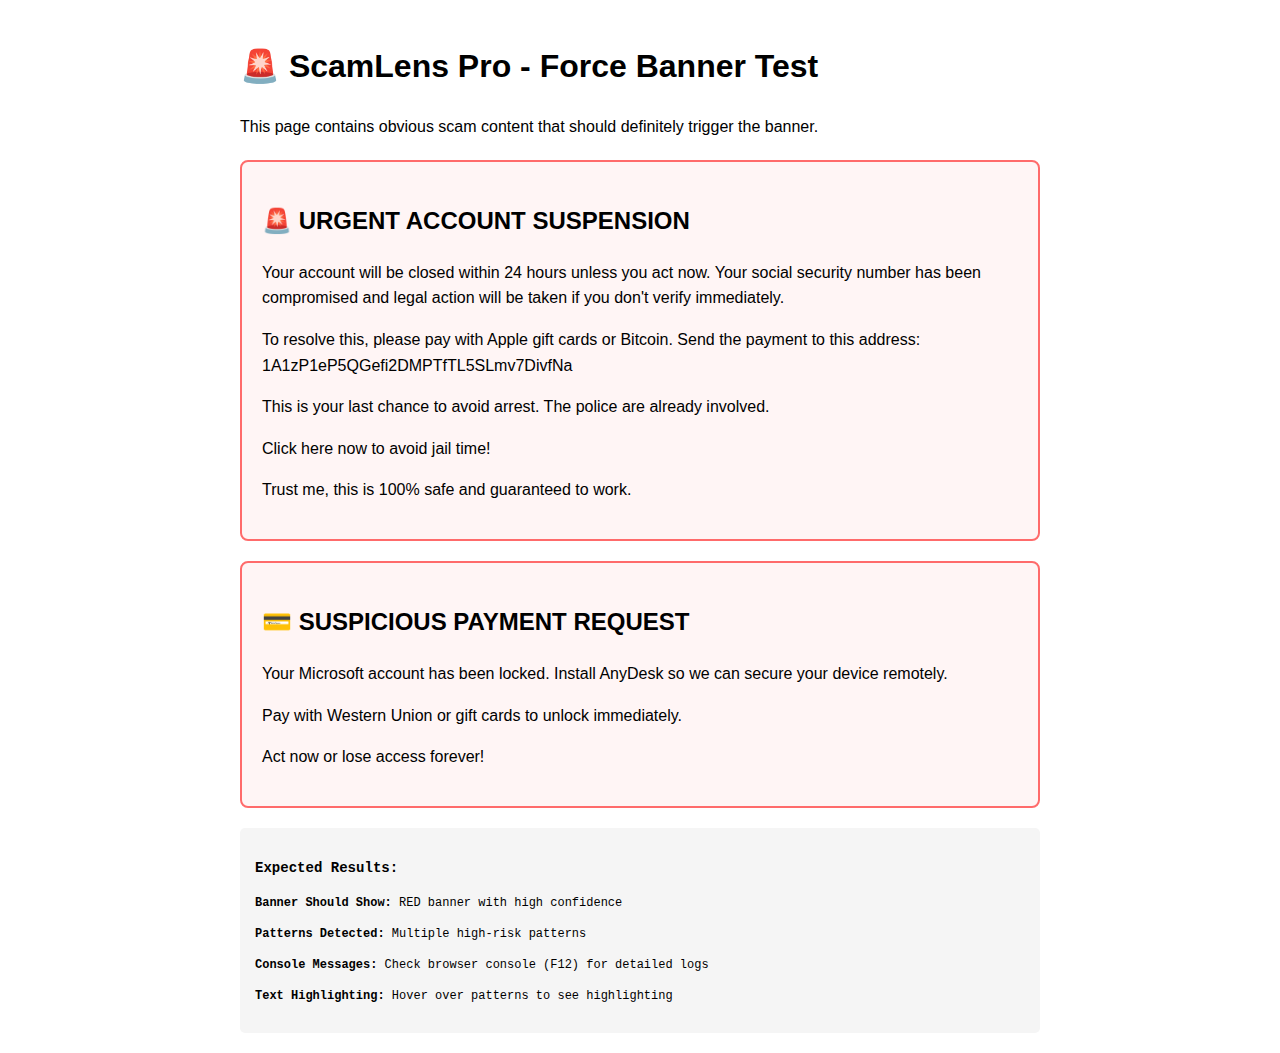
<file: scamlensV1/force_banner_test.html>
<!DOCTYPE html>
<html lang="en">
<head>
    <meta charset="UTF-8">
    <meta name="viewport" content="width=device-width, initial-scale=1.0">
    <title>ScamLens Pro - Force Banner Test</title>
    <style>
        body {
            font-family: Arial, sans-serif;
            max-width: 800px;
            margin: 0 auto;
            padding: 20px;
            line-height: 1.6;
        }
        .test-section {
            border: 2px solid #ff6b6b;
            margin: 20px 0;
            padding: 20px;
            border-radius: 8px;
            background: #fff5f5;
        }
        .debug-info {
            background: #f5f5f5;
            padding: 15px;
            border-radius: 5px;
            margin-top: 15px;
            font-family: monospace;
            font-size: 12px;
        }
    </style>
</head>
<body>
    <h1>🚨 ScamLens Pro - Force Banner Test</h1>
    <p>This page contains obvious scam content that should definitely trigger the banner.</p>
    
    <div class="test-section">
        <h2>🚨 URGENT ACCOUNT SUSPENSION</h2>
        <p>Your account will be closed within 24 hours unless you act now. Your social security number has been compromised and legal action will be taken if you don't verify immediately.</p>
        <p>To resolve this, please pay with Apple gift cards or Bitcoin. Send the payment to this address: 1A1zP1eP5QGefi2DMPTfTL5SLmv7DivfNa</p>
        <p>This is your last chance to avoid arrest. The police are already involved.</p>
        <p>Click here now to avoid jail time!</p>
        <p>Trust me, this is 100% safe and guaranteed to work.</p>
    </div>
    
    <div class="test-section">
        <h2>💳 SUSPICIOUS PAYMENT REQUEST</h2>
        <p>Your Microsoft account has been locked. Install AnyDesk so we can secure your device remotely.</p>
        <p>Pay with Western Union or gift cards to unlock immediately.</p>
        <p>Act now or lose access forever!</p>
    </div>
    
    <div class="debug-info">
        <h3>Expected Results:</h3>
        <p><strong>Banner Should Show:</strong> RED banner with high confidence</p>
        <p><strong>Patterns Detected:</strong> Multiple high-risk patterns</p>
        <p><strong>Console Messages:</strong> Check browser console (F12) for detailed logs</p>
        <p><strong>Text Highlighting:</strong> Hover over patterns to see highlighting</p>
    </div>

    <script>
        // Force page load
        console.log('🧪 Force Banner Test Page Loaded');
        console.log('📄 Page contains obvious scam content');
        console.log('🎯 ScamLens Pro should detect and show banner');
    </script>
</body>
</html>
</file>
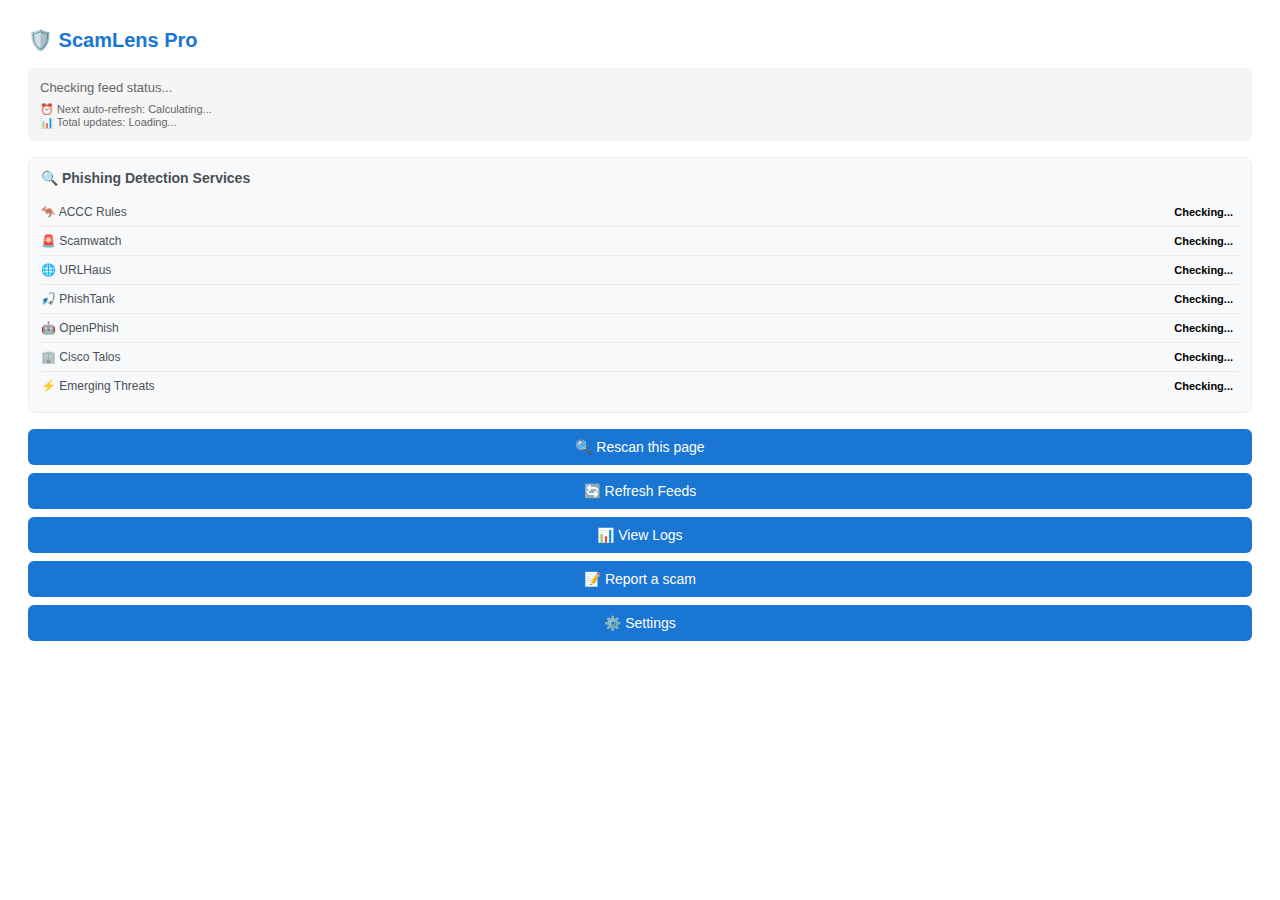
<file: scamlensV1/popup.html>
<!doctype html>
<html>
<head>
  <meta charset="utf-8">
  <title>ScamLens Pro</title>
  <link rel="stylesheet" href="styles.css">
</head>
<body class="scamlens-popup">
  <h3>🛡️ ScamLens Pro</h3>
  
  <div class="status-info" id="last">
    <span id="status-text">Checking feed status...</span>
    <div id="auto-refresh-info" style="margin-top: 8px; font-size: 11px; color: #666;">
      <span id="next-refresh">⏰ Next auto-refresh: Calculating...</span><br>
      <span id="update-count">📊 Total updates: Loading...</span>
    </div>
  </div>
  
  <!-- Service Status Section -->
  <div class="services-status">
    <h4>🔍 Phishing Detection Services</h4>
    <div id="services-list">
      <div class="service-item">
        <span class="service-name">🦘 ACCC Rules</span>
        <span class="service-status" id="accc-status">Checking...</span>
      </div>
      <div class="service-item">
        <span class="service-name">🚨 Scamwatch</span>
        <span class="service-status" id="scamwatch-status">Checking...</span>
      </div>
      <div class="service-item">
        <span class="service-name">🌐 URLHaus</span>
        <span class="service-status" id="urlhaus-status">Checking...</span>
      </div>
      <div class="service-item">
        <span class="service-name">🎣 PhishTank</span>
        <span class="service-status" id="phishtank-status">Checking...</span>
      </div>
      <div class="service-item">
        <span class="service-name">🤖 OpenPhish</span>
        <span class="service-status" id="openphish-status">Checking...</span>
      </div>
      <div class="service-item">
        <span class="service-name">🏢 Cisco Talos</span>
        <span class="service-status" id="talos-status">Checking...</span>
      </div>
      <div class="service-item">
        <span class="service-name">⚡ Emerging Threats</span>
        <span class="service-status" id="emergingthreats-status">Checking...</span>
      </div>
    </div>
  </div>
  
  <div class="btn-group">
    <button id="rescan" class="btn-primary">
      🔍 Rescan this page
    </button>
    <button id="refresh-feeds" class="btn-secondary">
      🔄 Refresh Feeds
    </button>
    <button id="view-logs" class="btn-secondary">
      📊 View Logs
    </button>
    <button id="report" class="btn-secondary">
      📝 Report a scam
    </button>
    <button id="settings" class="btn-secondary">
      ⚙️ Settings
    </button>
  </div>
  
  <!-- Feed Update Logs Section -->
  <div class="feed-logs" id="feed-logs" style="display: none;">
    <h4>📊 Recent Feed Updates</h4>
    <div id="logs-container"></div>
  </div>
  
  <script src="popup.js"></script>
</body>
</html>
</file>
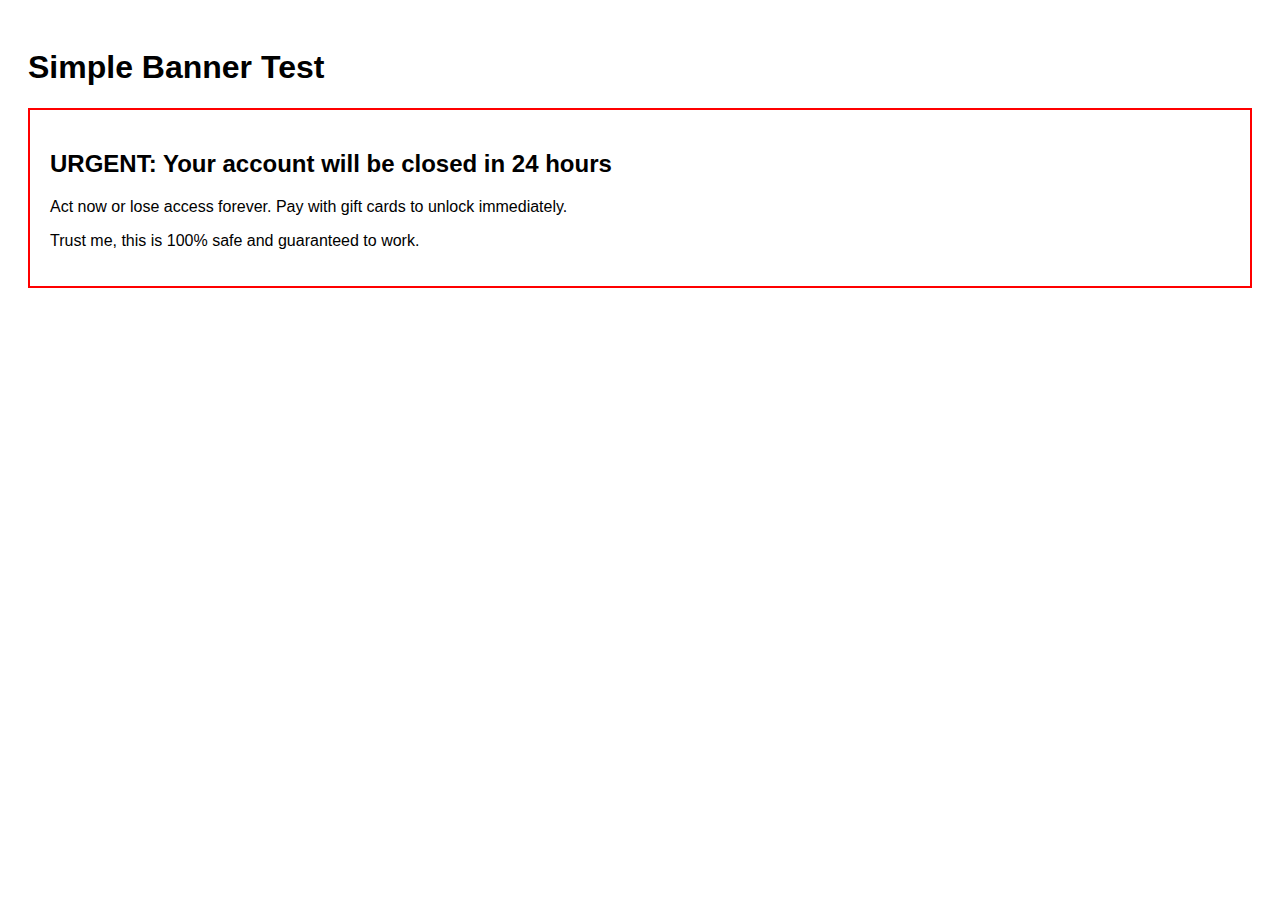
<file: scamlensV1/simple_banner_test.html>
<!DOCTYPE html>
<html lang="en">
<head>
    <meta charset="UTF-8">
    <meta name="viewport" content="width=device-width, initial-scale=1.0">
    <title>Simple Banner Test</title>
    <style>
        body { font-family: Arial, sans-serif; padding: 20px; }
        .test-content { border: 2px solid red; padding: 20px; margin: 20px 0; }
    </style>
</head>
<body>
    <h1>Simple Banner Test</h1>
    
    <div class="test-content">
        <h2>URGENT: Your account will be closed in 24 hours</h2>
        <p>Act now or lose access forever. Pay with gift cards to unlock immediately.</p>
        <p>Trust me, this is 100% safe and guaranteed to work.</p>
    </div>
    
    <script>
        console.log('🧪 Simple Banner Test Page Loaded');
        console.log('📄 Page contains obvious scam content');
        console.log('🎯 ScamLens Pro should detect and show banner');
    </script>
</body>
</html>
</file>
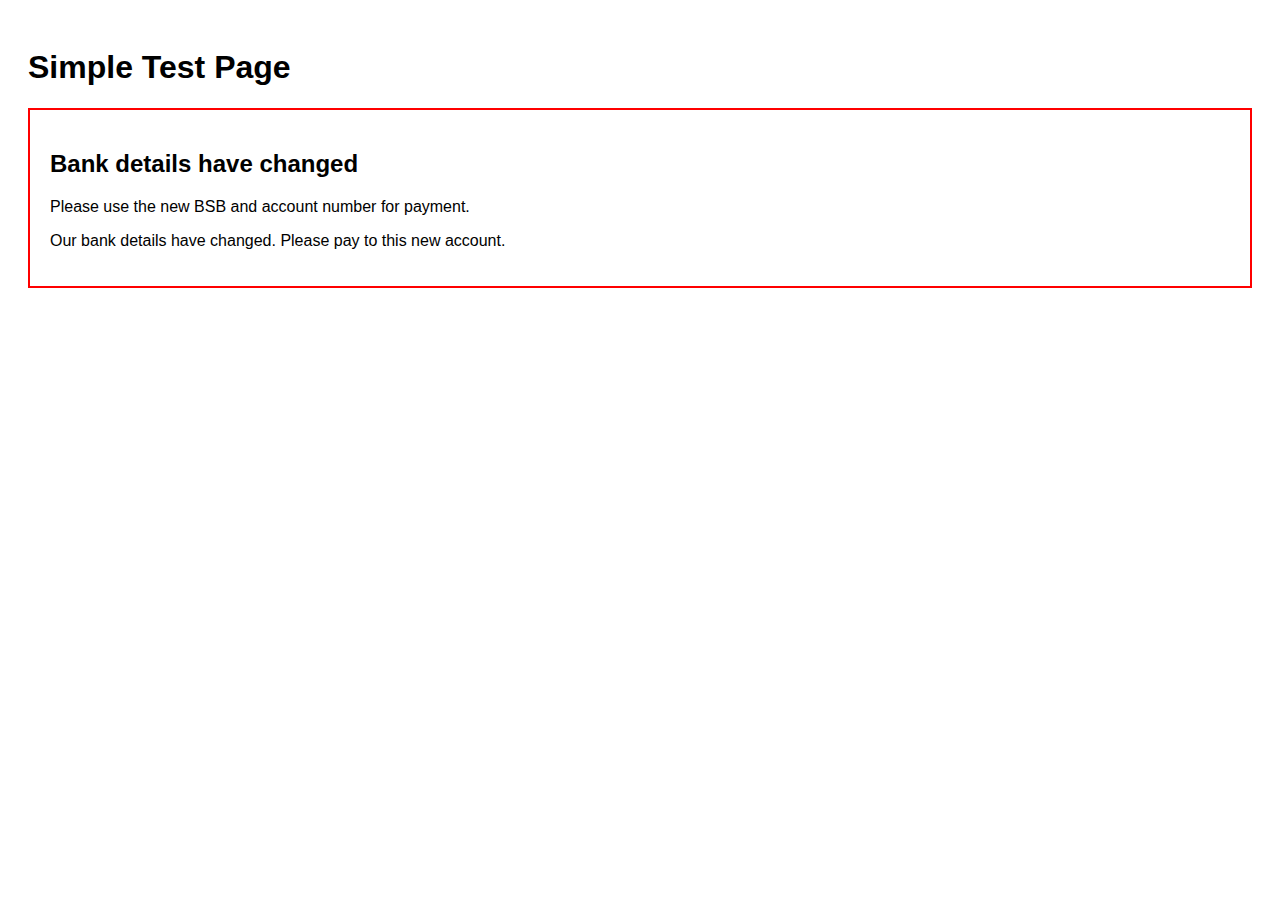
<file: scamlensV1/simple_test.html>
<!DOCTYPE html>
<html lang="en">
<head>
    <meta charset="UTF-8">
    <meta name="viewport" content="width=device-width, initial-scale=1.0">
    <title>Simple Test - ScamLens Pro</title>
    <style>
        body { font-family: Arial, sans-serif; padding: 20px; }
        .test-content { border: 2px solid red; padding: 20px; margin: 20px 0; }
    </style>
</head>
<body>
    <h1>Simple Test Page</h1>
    
    <div class="test-content">
        <h2>Bank details have changed</h2>
        <p>Please use the new BSB and account number for payment.</p>
        <p>Our bank details have changed. Please pay to this new account.</p>
    </div>
    
    <script>
        console.log('🧪 Simple Test Page Loaded');
        console.log('📄 Page contains obvious scam content');
        console.log('🎯 ScamLens Pro should detect bank change patterns');
    </script>
</body>
</html>
</file>
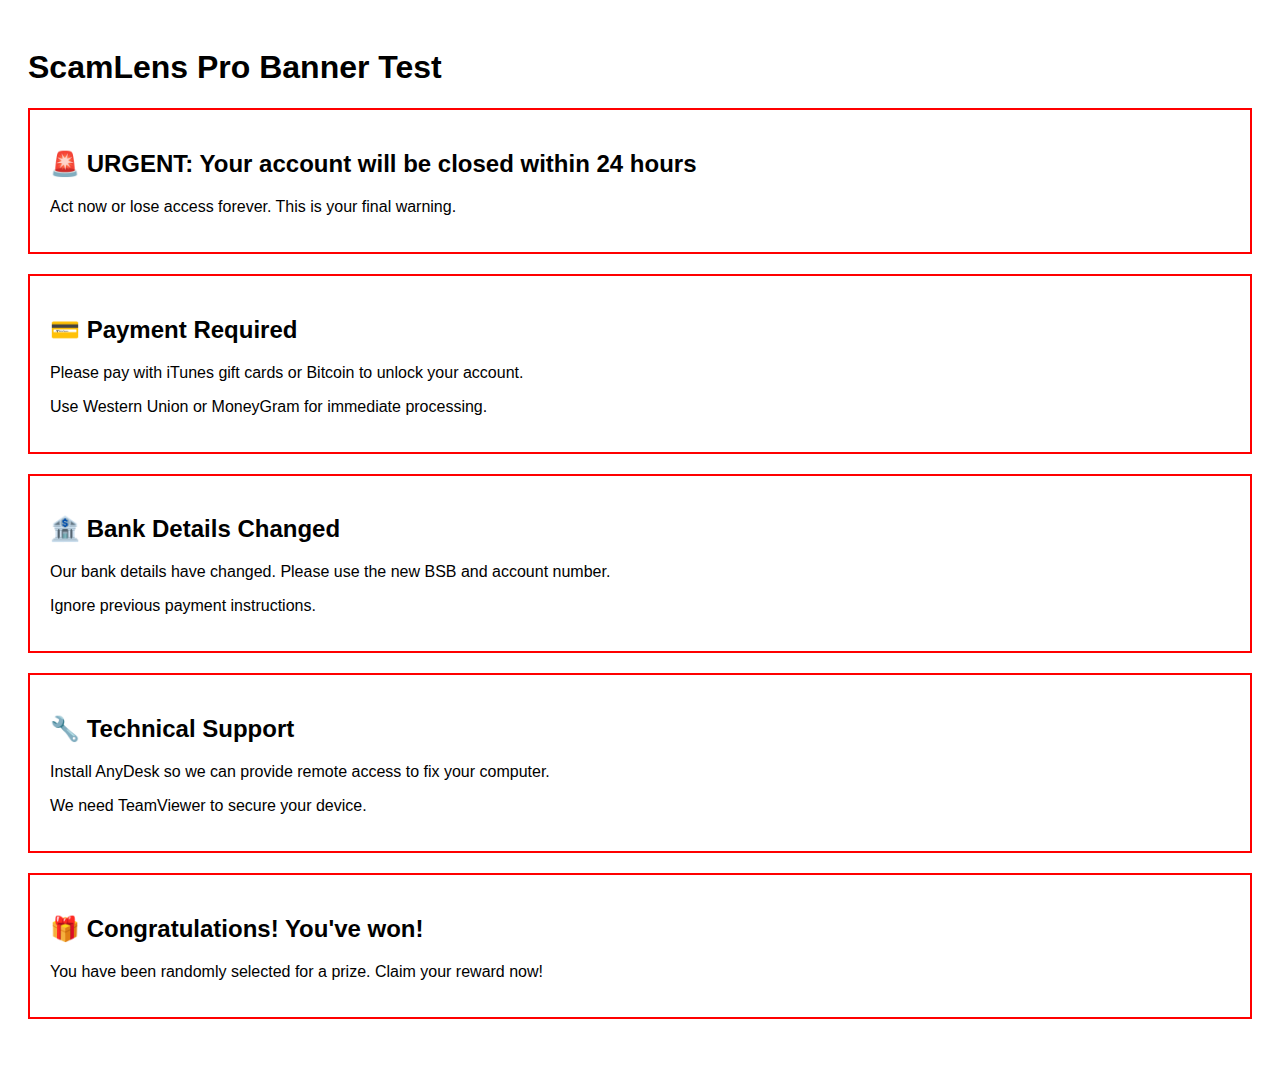
<file: scamlensV1/test_banner.html>
<!DOCTYPE html>
<html lang="en">
<head>
    <meta charset="UTF-8">
    <meta name="viewport" content="width=device-width, initial-scale=1.0">
    <title>Banner Test - ScamLens Pro</title>
    <style>
        body { font-family: Arial, sans-serif; padding: 20px; }
        .test-section { border: 2px solid red; padding: 20px; margin: 20px 0; }
    </style>
</head>
<body>
    <h1>ScamLens Pro Banner Test</h1>
    
    <div class="test-section">
        <h2>🚨 URGENT: Your account will be closed within 24 hours</h2>
        <p>Act now or lose access forever. This is your final warning.</p>
    </div>
    
    <div class="test-section">
        <h2>💳 Payment Required</h2>
        <p>Please pay with iTunes gift cards or Bitcoin to unlock your account.</p>
        <p>Use Western Union or MoneyGram for immediate processing.</p>
    </div>
    
    <div class="test-section">
        <h2>🏦 Bank Details Changed</h2>
        <p>Our bank details have changed. Please use the new BSB and account number.</p>
        <p>Ignore previous payment instructions.</p>
    </div>
    
    <div class="test-section">
        <h2>🔧 Technical Support</h2>
        <p>Install AnyDesk so we can provide remote access to fix your computer.</p>
        <p>We need TeamViewer to secure your device.</p>
    </div>
    
    <div class="test-section">
        <h2>🎁 Congratulations! You've won!</h2>
        <p>You have been randomly selected for a prize. Claim your reward now!</p>
    </div>
    
    <script>
        console.log('🧪 Banner Test Page Loaded');
        console.log('📄 Page contains multiple scam patterns:');
        console.log('   - Urgency threats (24 hours, final warning)');
        console.log('   - Unusual payment methods (gift cards, crypto)');
        console.log('   - Bank details change');
        console.log('   - Remote access requests (AnyDesk, TeamViewer)');
        console.log('   - Prize scams (congratulations, randomly selected)');
        console.log('🎯 ScamLens Pro should detect these and show a RED banner');
    </script>
</body>
</html>
</file>
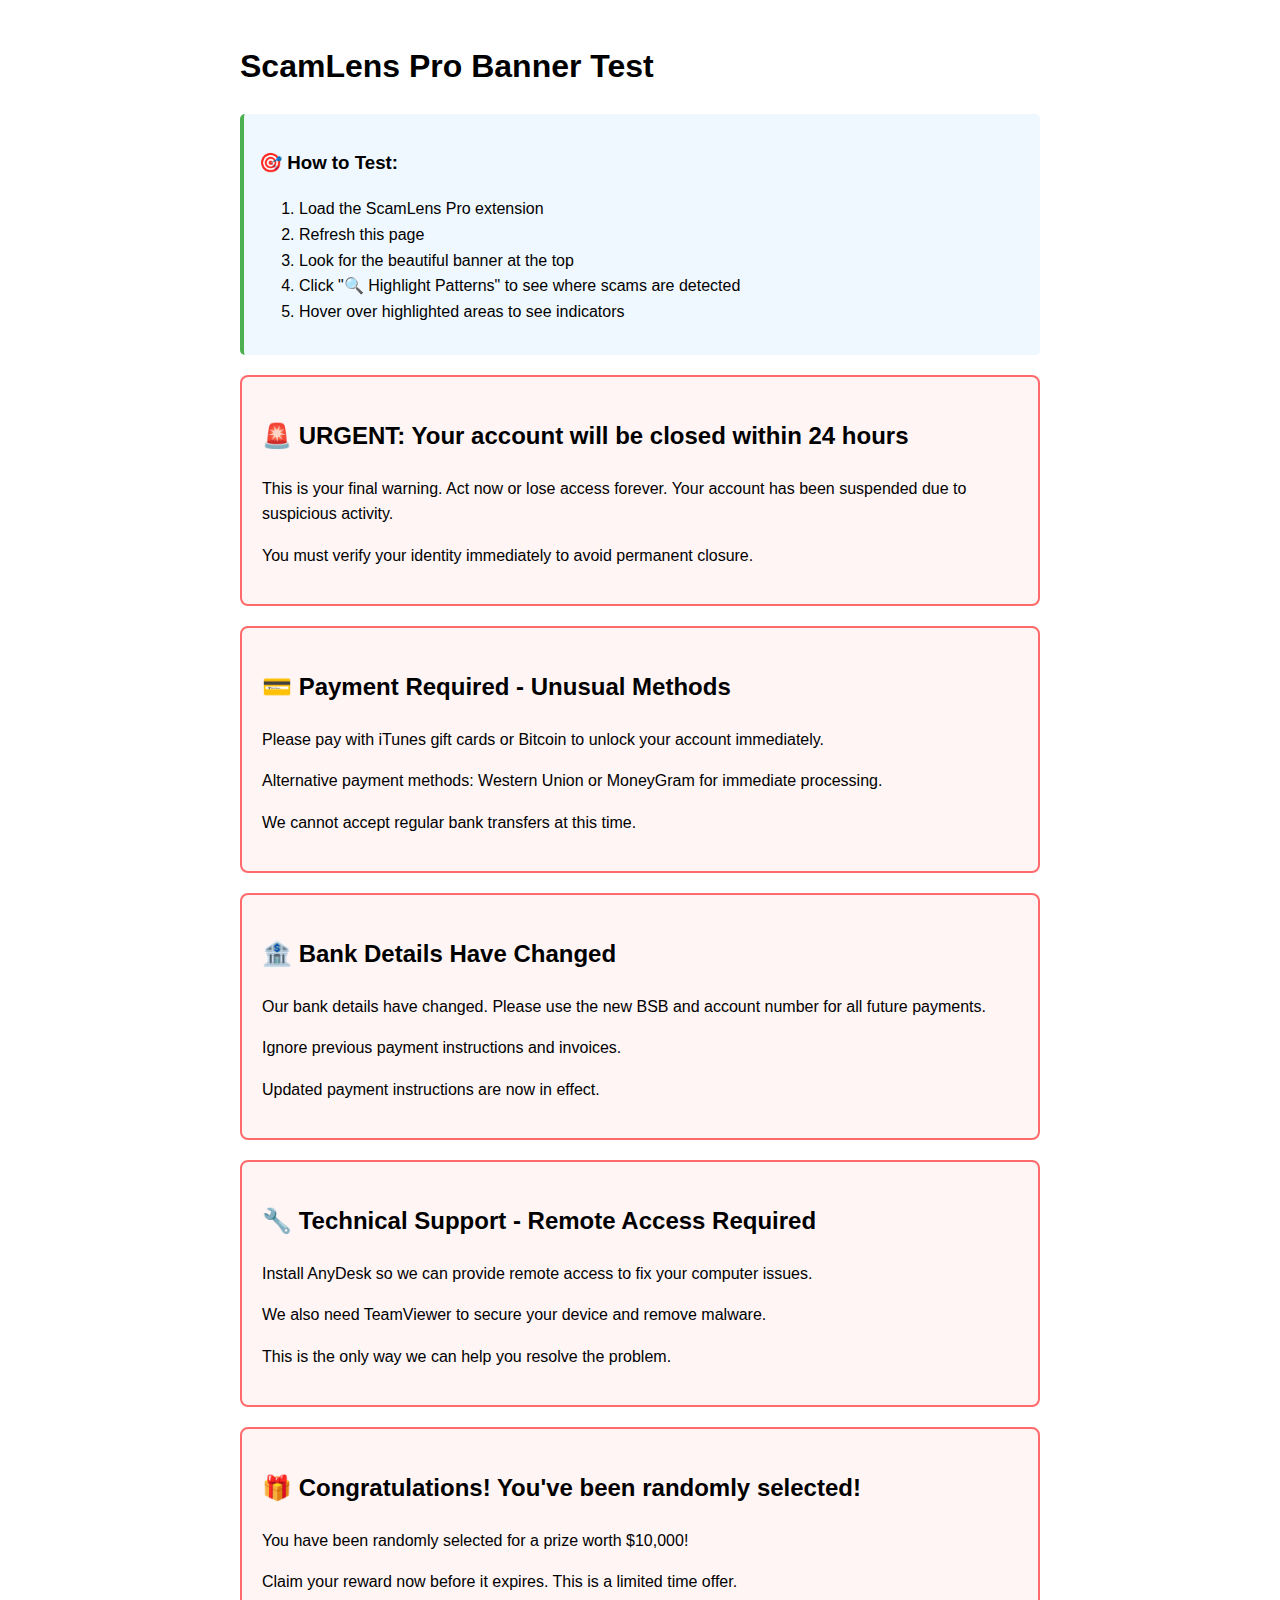
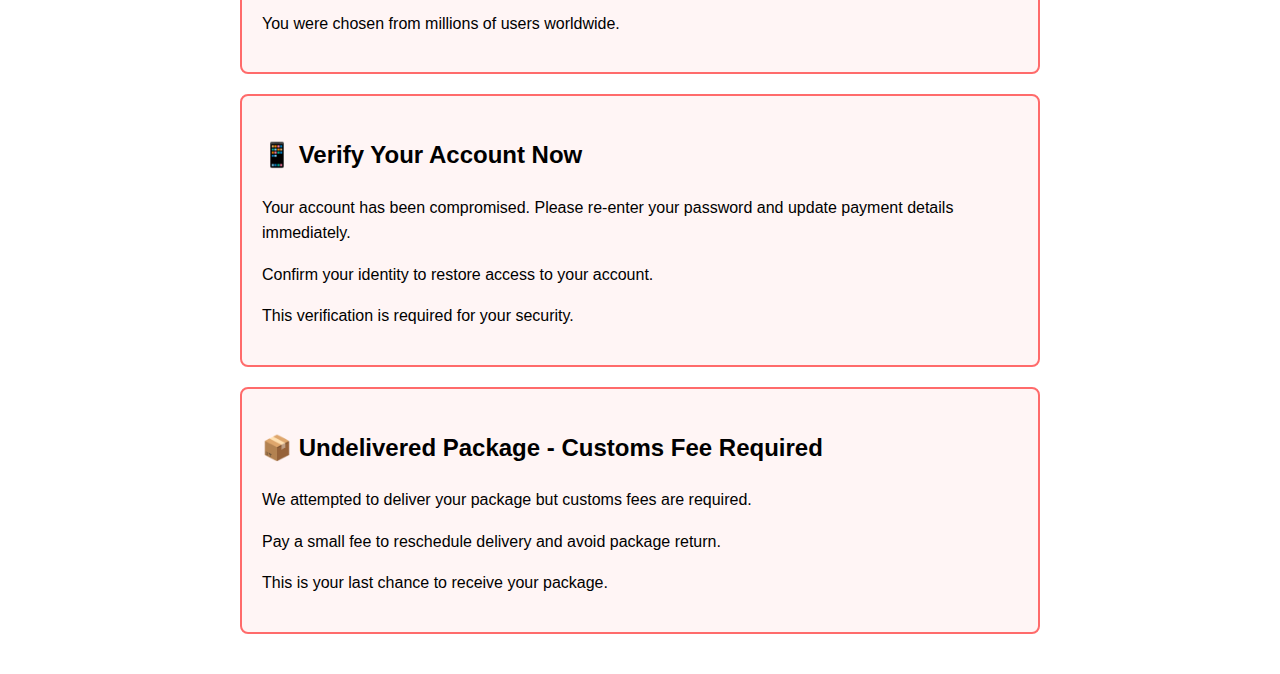
<file: scamlensV2/test_banner.html>
<!DOCTYPE html>
<html lang="en">
<head>
    <meta charset="UTF-8">
    <meta name="viewport" content="width=device-width, initial-scale=1.0">
    <title>Banner Test - ScamLens Pro</title>
    <style>
        body { 
            font-family: Arial, sans-serif; 
            padding: 20px; 
            line-height: 1.6;
            max-width: 800px;
            margin: 0 auto;
        }
        .test-section { 
            border: 2px solid #ff6b6b; 
            padding: 20px; 
            margin: 20px 0; 
            border-radius: 8px;
            background: #fff5f5;
        }
        .highlight-demo {
            background: #f0f8ff;
            padding: 15px;
            border-radius: 5px;
            margin: 20px 0;
            border-left: 4px solid #4caf50;
        }
    </style>
</head>
<body>
    <h1>ScamLens Pro Banner Test</h1>
    
    <div class="highlight-demo">
        <h3>🎯 How to Test:</h3>
        <ol>
            <li>Load the ScamLens Pro extension</li>
            <li>Refresh this page</li>
            <li>Look for the beautiful banner at the top</li>
            <li>Click "🔍 Highlight Patterns" to see where scams are detected</li>
            <li>Hover over highlighted areas to see indicators</li>
        </ol>
    </div>
    
    <div class="test-section">
        <h2>🚨 URGENT: Your account will be closed within 24 hours</h2>
        <p>This is your final warning. Act now or lose access forever. Your account has been suspended due to suspicious activity.</p>
        <p>You must verify your identity immediately to avoid permanent closure.</p>
    </div>
    
    <div class="test-section">
        <h2>💳 Payment Required - Unusual Methods</h2>
        <p>Please pay with iTunes gift cards or Bitcoin to unlock your account immediately.</p>
        <p>Alternative payment methods: Western Union or MoneyGram for immediate processing.</p>
        <p>We cannot accept regular bank transfers at this time.</p>
    </div>
    
    <div class="test-section">
        <h2>🏦 Bank Details Have Changed</h2>
        <p>Our bank details have changed. Please use the new BSB and account number for all future payments.</p>
        <p>Ignore previous payment instructions and invoices.</p>
        <p>Updated payment instructions are now in effect.</p>
    </div>
    
    <div class="test-section">
        <h2>🔧 Technical Support - Remote Access Required</h2>
        <p>Install AnyDesk so we can provide remote access to fix your computer issues.</p>
        <p>We also need TeamViewer to secure your device and remove malware.</p>
        <p>This is the only way we can help you resolve the problem.</p>
    </div>
    
    <div class="test-section">
        <h2>🎁 Congratulations! You've been randomly selected!</h2>
        <p>You have been randomly selected for a prize worth $10,000!</p>
        <p>Claim your reward now before it expires. This is a limited time offer.</p>
        <p>You were chosen from millions of users worldwide.</p>
    </div>
    
    <div class="test-section">
        <h2>📱 Verify Your Account Now</h2>
        <p>Your account has been compromised. Please re-enter your password and update payment details immediately.</p>
        <p>Confirm your identity to restore access to your account.</p>
        <p>This verification is required for your security.</p>
    </div>
    
    <div class="test-section">
        <h2>📦 Undelivered Package - Customs Fee Required</h2>
        <p>We attempted to deliver your package but customs fees are required.</p>
        <p>Pay a small fee to reschedule delivery and avoid package return.</p>
        <p>This is your last chance to receive your package.</p>
    </div>
    
    <script>
        console.log('🧪 Banner Test Page Loaded');
        console.log('📄 Page contains multiple scam patterns:');
        console.log('   - Urgency threats: "24 hours", "final warning", "immediately"');
        console.log('   - Unusual payment: "iTunes gift cards", "Bitcoin", "Western Union"');
        console.log('   - Bank details change: "bank details have changed", "new BSB"');
        console.log('   - Remote access: "AnyDesk", "TeamViewer"');
        console.log('   - Prize scams: "congratulations", "randomly selected"');
        console.log('   - Account verification: "verify your account", "re-enter password"');
        console.log('   - Delivery scams: "undelivered package", "customs fee"');
        console.log('🎯 ScamLens Pro should detect these and show a RED banner with highlighting');
    </script>
</body>
</html>
</file>
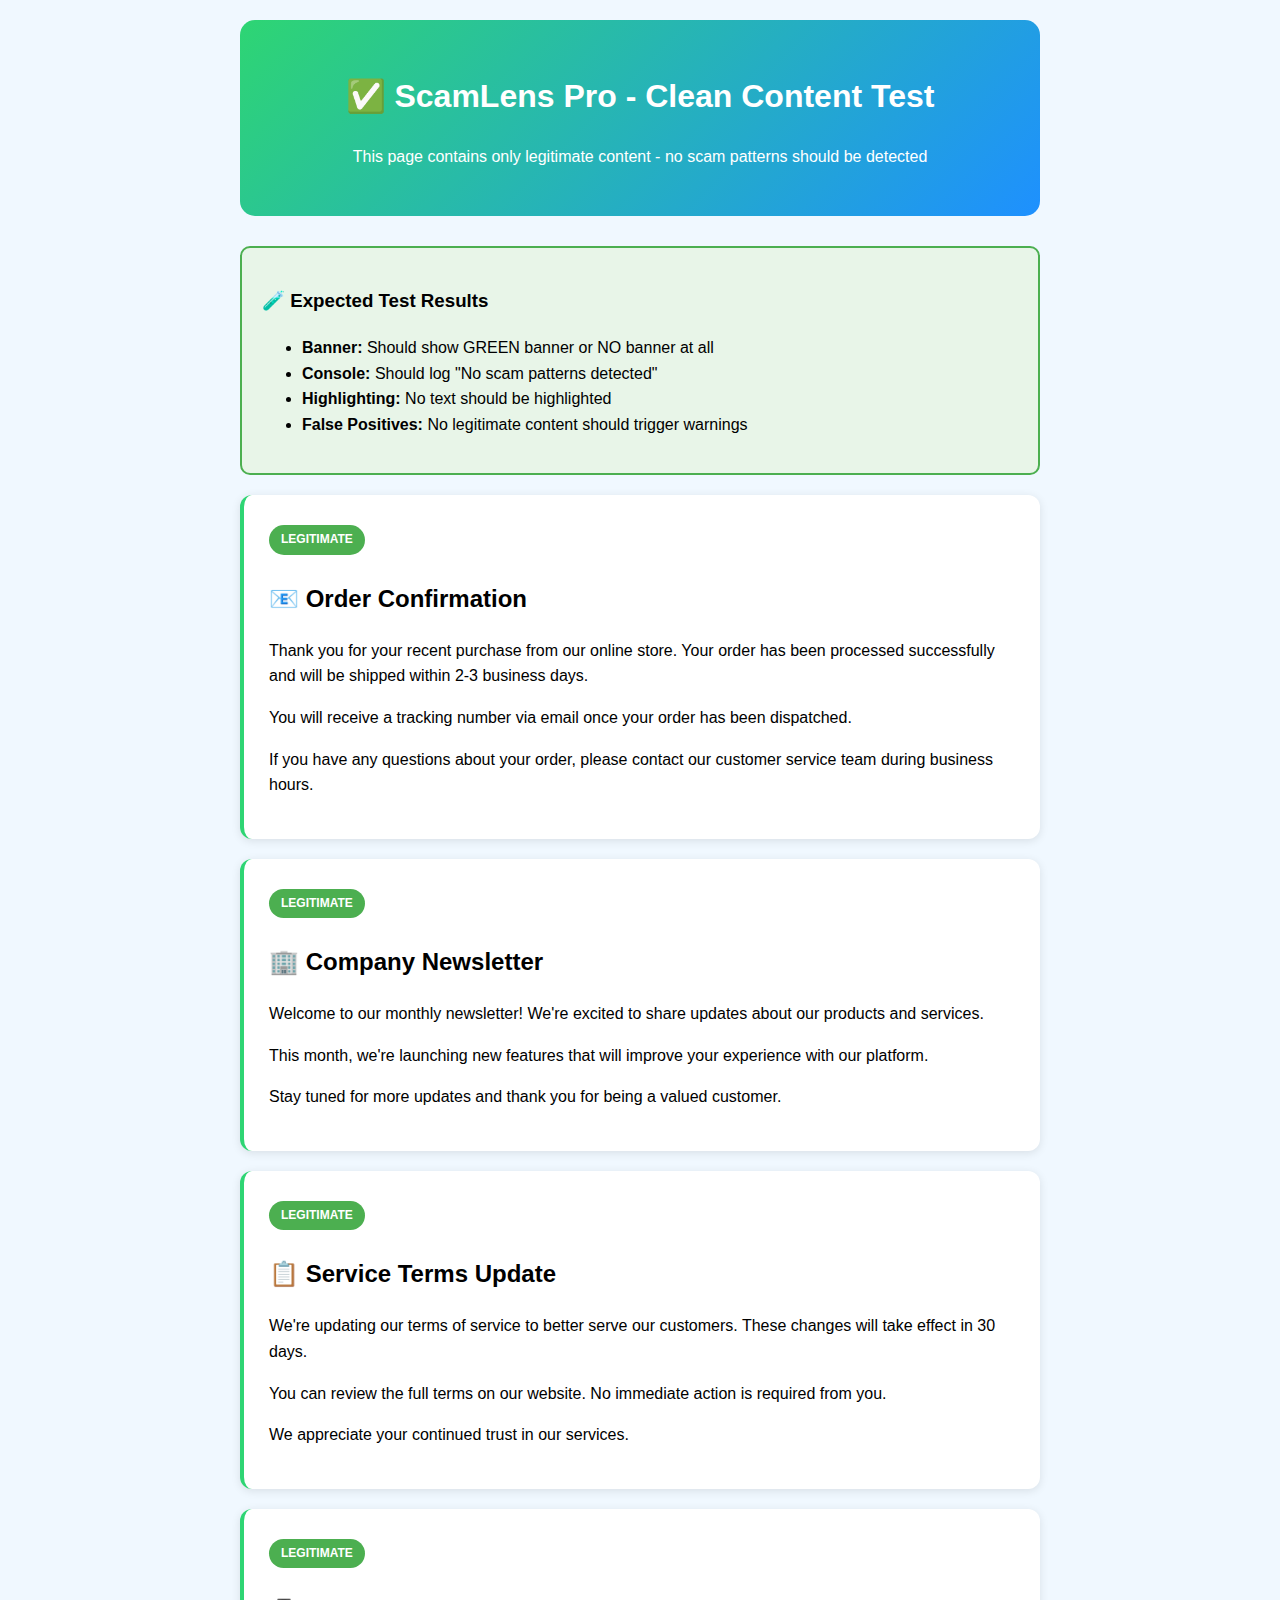
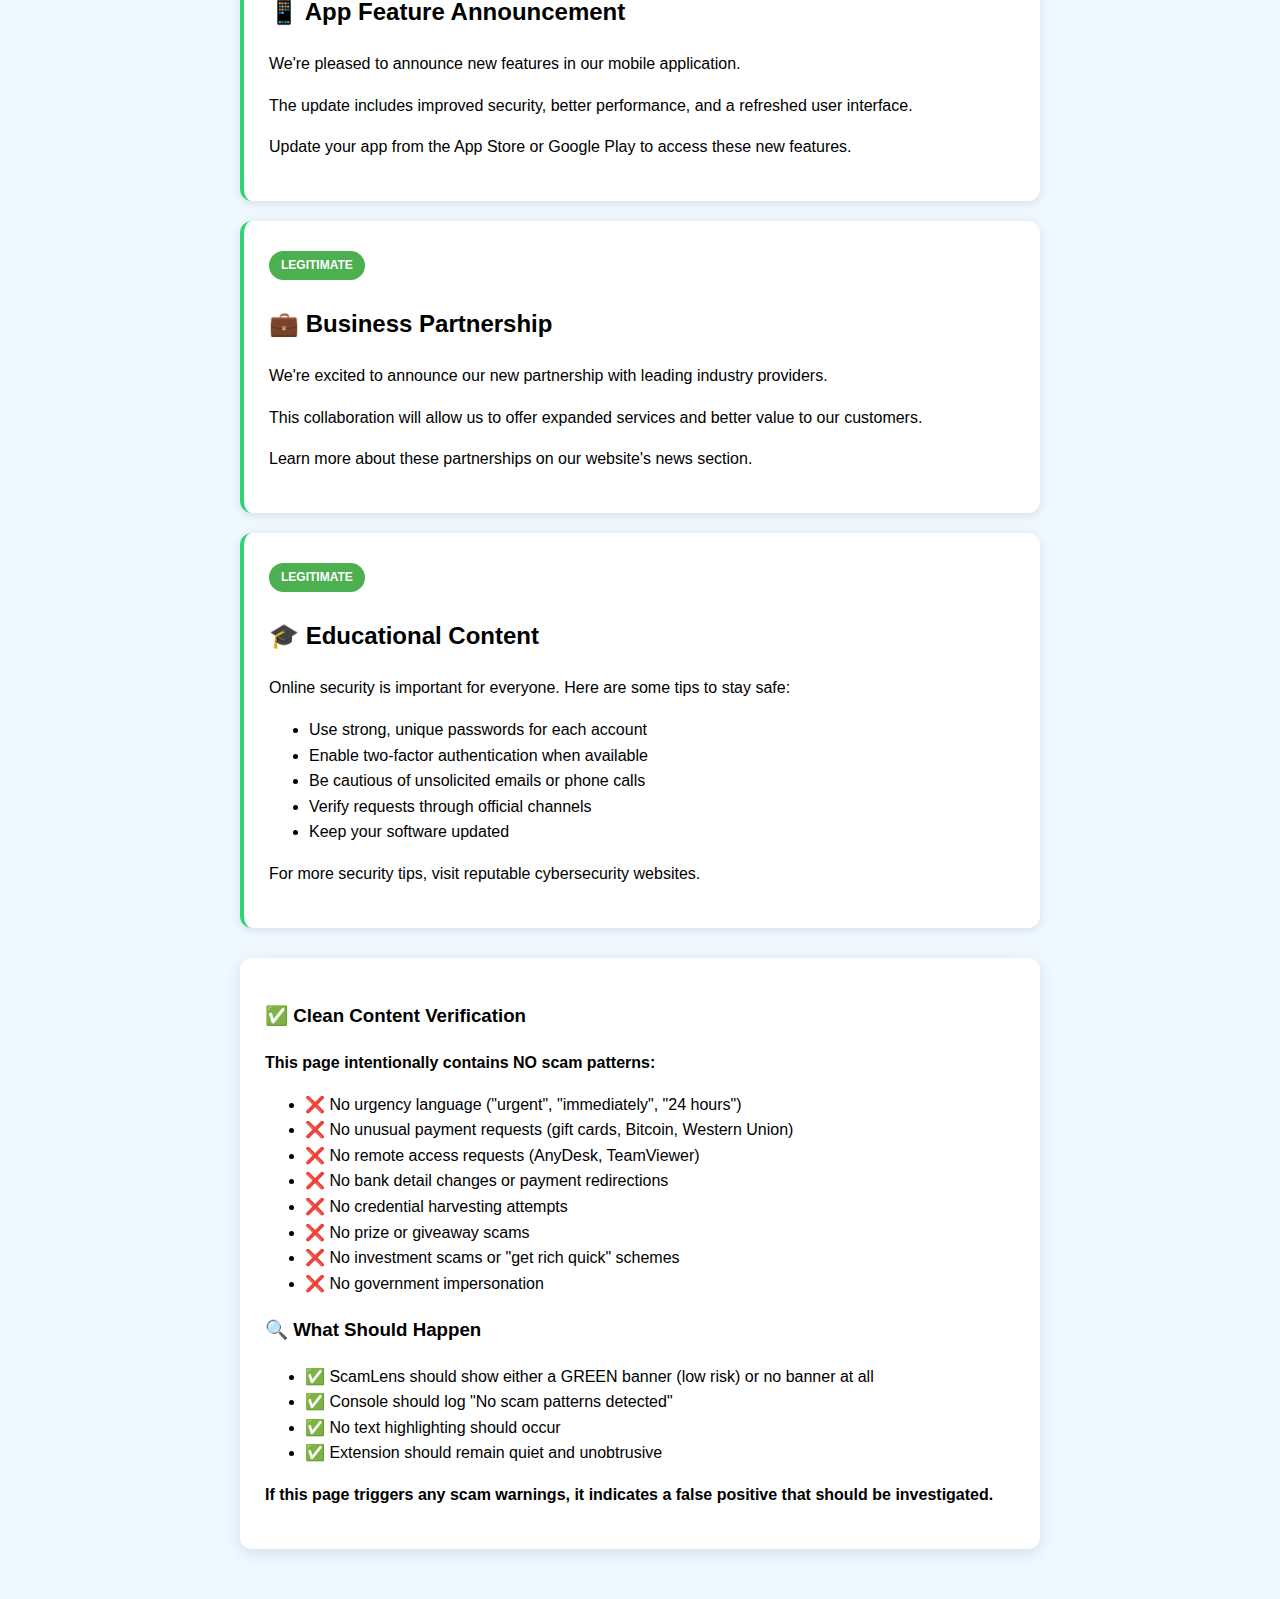
<file: ScamLens/scamlens/clean_test.html>
<!DOCTYPE html>
<html lang="en">
<head>
    <meta charset="UTF-8">
    <meta name="viewport" content="width=device-width, initial-scale=1.0">
    <title>ScamLens Pro - Clean Content Test</title>
    <style>
        body {
            font-family: -apple-system, BlinkMacSystemFont, 'Segoe UI', Roboto, sans-serif;
            max-width: 800px;
            margin: 0 auto;
            padding: 20px;
            line-height: 1.6;
            background: #f0f8ff;
        }
        .header {
            background: linear-gradient(135deg, #2ed573, #1e90ff);
            color: white;
            padding: 30px;
            border-radius: 15px;
            text-align: center;
            margin-bottom: 30px;
        }
        .content-section {
            background: white;
            padding: 25px;
            border-radius: 12px;
            margin: 20px 0;
            box-shadow: 0 2px 10px rgba(0,0,0,0.1);
            border-left: 4px solid #2ed573;
        }
        .test-info {
            background: #e8f5e8;
            padding: 20px;
            border-radius: 10px;
            margin: 20px 0;
            border: 2px solid #4caf50;
        }
        .legitimate-badge {
            display: inline-block;
            background: #4caf50;
            color: white;
            padding: 5px 12px;
            border-radius: 20px;
            font-size: 12px;
            font-weight: bold;
            margin: 5px 0;
        }
    </style>
</head>
<body>
    <div class="header">
        <h1>✅ ScamLens Pro - Clean Content Test</h1>
        <p>This page contains only legitimate content - no scam patterns should be detected</p>
    </div>

    <div class="test-info">
        <h3>🧪 Expected Test Results</h3>
        <ul>
            <li><strong>Banner:</strong> Should show GREEN banner or NO banner at all</li>
            <li><strong>Console:</strong> Should log "No scam patterns detected"</li>
            <li><strong>Highlighting:</strong> No text should be highlighted</li>
            <li><strong>False Positives:</strong> No legitimate content should trigger warnings</li>
        </ul>
    </div>

    <div class="content-section">
        <span class="legitimate-badge">LEGITIMATE</span>
        <h2>📧 Order Confirmation</h2>
        <p>Thank you for your recent purchase from our online store. Your order has been processed successfully and will be shipped within 2-3 business days.</p>
        <p>You will receive a tracking number via email once your order has been dispatched.</p>
        <p>If you have any questions about your order, please contact our customer service team during business hours.</p>
    </div>

    <div class="content-section">
        <span class="legitimate-badge">LEGITIMATE</span>
        <h2>🏢 Company Newsletter</h2>
        <p>Welcome to our monthly newsletter! We're excited to share updates about our products and services.</p>
        <p>This month, we're launching new features that will improve your experience with our platform.</p>
        <p>Stay tuned for more updates and thank you for being a valued customer.</p>
    </div>

    <div class="content-section">
        <span class="legitimate-badge">LEGITIMATE</span>
        <h2>📋 Service Terms Update</h2>
        <p>We're updating our terms of service to better serve our customers. These changes will take effect in 30 days.</p>
        <p>You can review the full terms on our website. No immediate action is required from you.</p>
        <p>We appreciate your continued trust in our services.</p>
    </div>

    <div class="content-section">
        <span class="legitimate-badge">LEGITIMATE</span>
        <h2>📱 App Feature Announcement</h2>
        <p>We're pleased to announce new features in our mobile application.</p>
        <p>The update includes improved security, better performance, and a refreshed user interface.</p>
        <p>Update your app from the App Store or Google Play to access these new features.</p>
    </div>

    <div class="content-section">
        <span class="legitimate-badge">LEGITIMATE</span>
        <h2>💼 Business Partnership</h2>
        <p>We're excited to announce our new partnership with leading industry providers.</p>
        <p>This collaboration will allow us to offer expanded services and better value to our customers.</p>
        <p>Learn more about these partnerships on our website's news section.</p>
    </div>

    <div class="content-section">
        <span class="legitimate-badge">LEGITIMATE</span>
        <h2>🎓 Educational Content</h2>
        <p>Online security is important for everyone. Here are some tips to stay safe:</p>
        <ul>
            <li>Use strong, unique passwords for each account</li>
            <li>Enable two-factor authentication when available</li>
            <li>Be cautious of unsolicited emails or phone calls</li>
            <li>Verify requests through official channels</li>
            <li>Keep your software updated</li>
        </ul>
        <p>For more security tips, visit reputable cybersecurity websites.</p>
    </div>

    <div style="background: white; padding: 25px; border-radius: 12px; margin: 30px 0; box-shadow: 0 4px 15px rgba(0,0,0,0.1);">
        <h3>✅ Clean Content Verification</h3>
        <p><strong>This page intentionally contains NO scam patterns:</strong></p>
        <ul>
            <li>❌ No urgency language ("urgent", "immediately", "24 hours")</li>
            <li>❌ No unusual payment requests (gift cards, Bitcoin, Western Union)</li>
            <li>❌ No remote access requests (AnyDesk, TeamViewer)</li>
            <li>❌ No bank detail changes or payment redirections</li>
            <li>❌ No credential harvesting attempts</li>
            <li>❌ No prize or giveaway scams</li>
            <li>❌ No investment scams or "get rich quick" schemes</li>
            <li>❌ No government impersonation</li>
        </ul>
        
        <h3>🔍 What Should Happen</h3>
        <ul>
            <li>✅ ScamLens should show either a GREEN banner (low risk) or no banner at all</li>
            <li>✅ Console should log "No scam patterns detected"</li>
            <li>✅ No text highlighting should occur</li>
            <li>✅ Extension should remain quiet and unobtrusive</li>
        </ul>

        <p><strong>If this page triggers any scam warnings, it indicates a false positive that should be investigated.</strong></p>
    </div>

    <script>
        console.log('🧪 Clean Content Test Page Loaded');
        console.log('✅ This page contains only legitimate content');
        console.log('🎯 ScamLens Pro should NOT detect any scam patterns');
        console.log('🔍 Expected result: GREEN banner or no banner, no highlighting');
        
        // Verify no scam keywords are present
        const scamKeywords = [
            'urgent', 'immediately', '24 hours', 'final warning',
            'gift cards', 'bitcoin', 'western union', 'moneygram',
            'anydesk', 'teamviewer', 'remote access',
            'bank details have changed', 'new bsb',
            're-enter password', 'verify account',
            'congratulations', 'randomly selected',
            'guaranteed returns', 'get rich quick'
        ];
        
        const pageText = document.body.innerText.toLowerCase();
        const foundKeywords = scamKeywords.filter(keyword => pageText.includes(keyword));
        
        if (foundKeywords.length === 0) {
            console.log('✅ Confirmed: No scam keywords detected in clean content');
        } else {
            console.warn('⚠️ Unexpected scam keywords found:', foundKeywords);
        }
    </script>
</body>
</html>
</file>
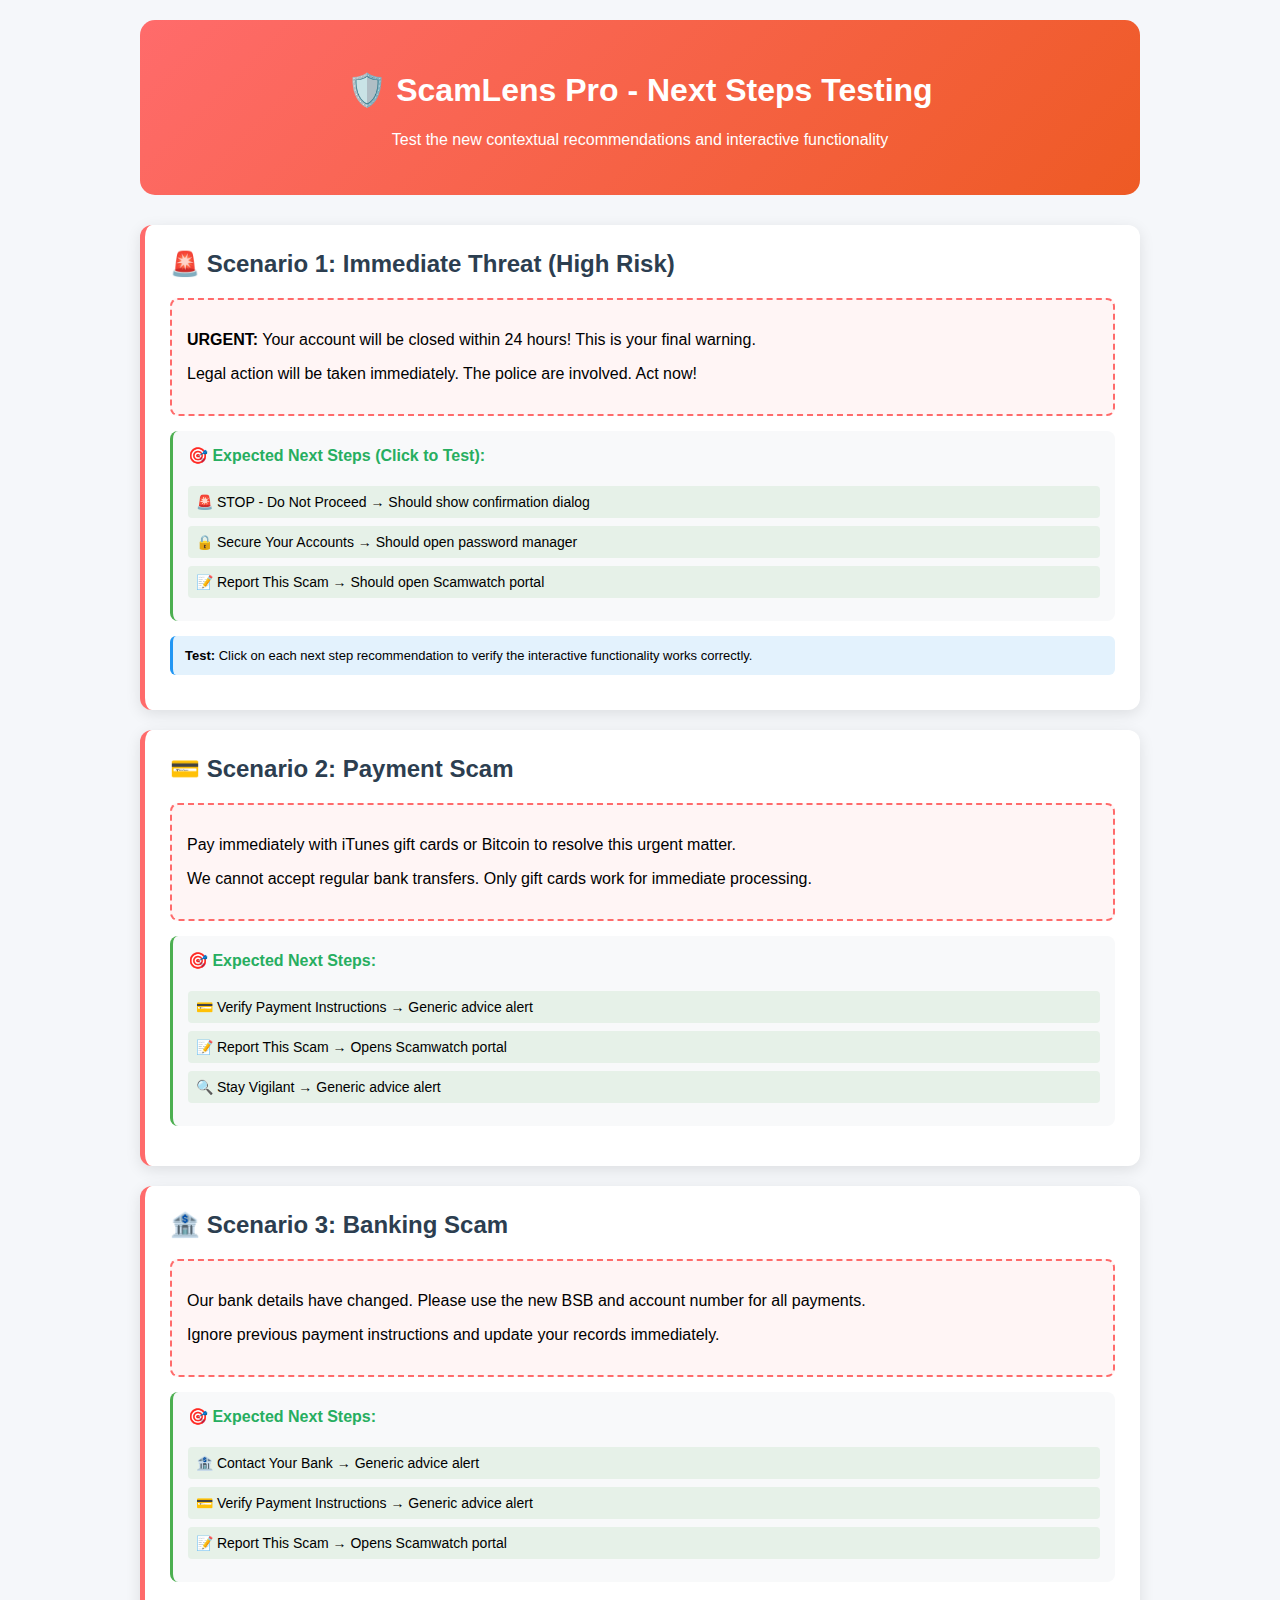
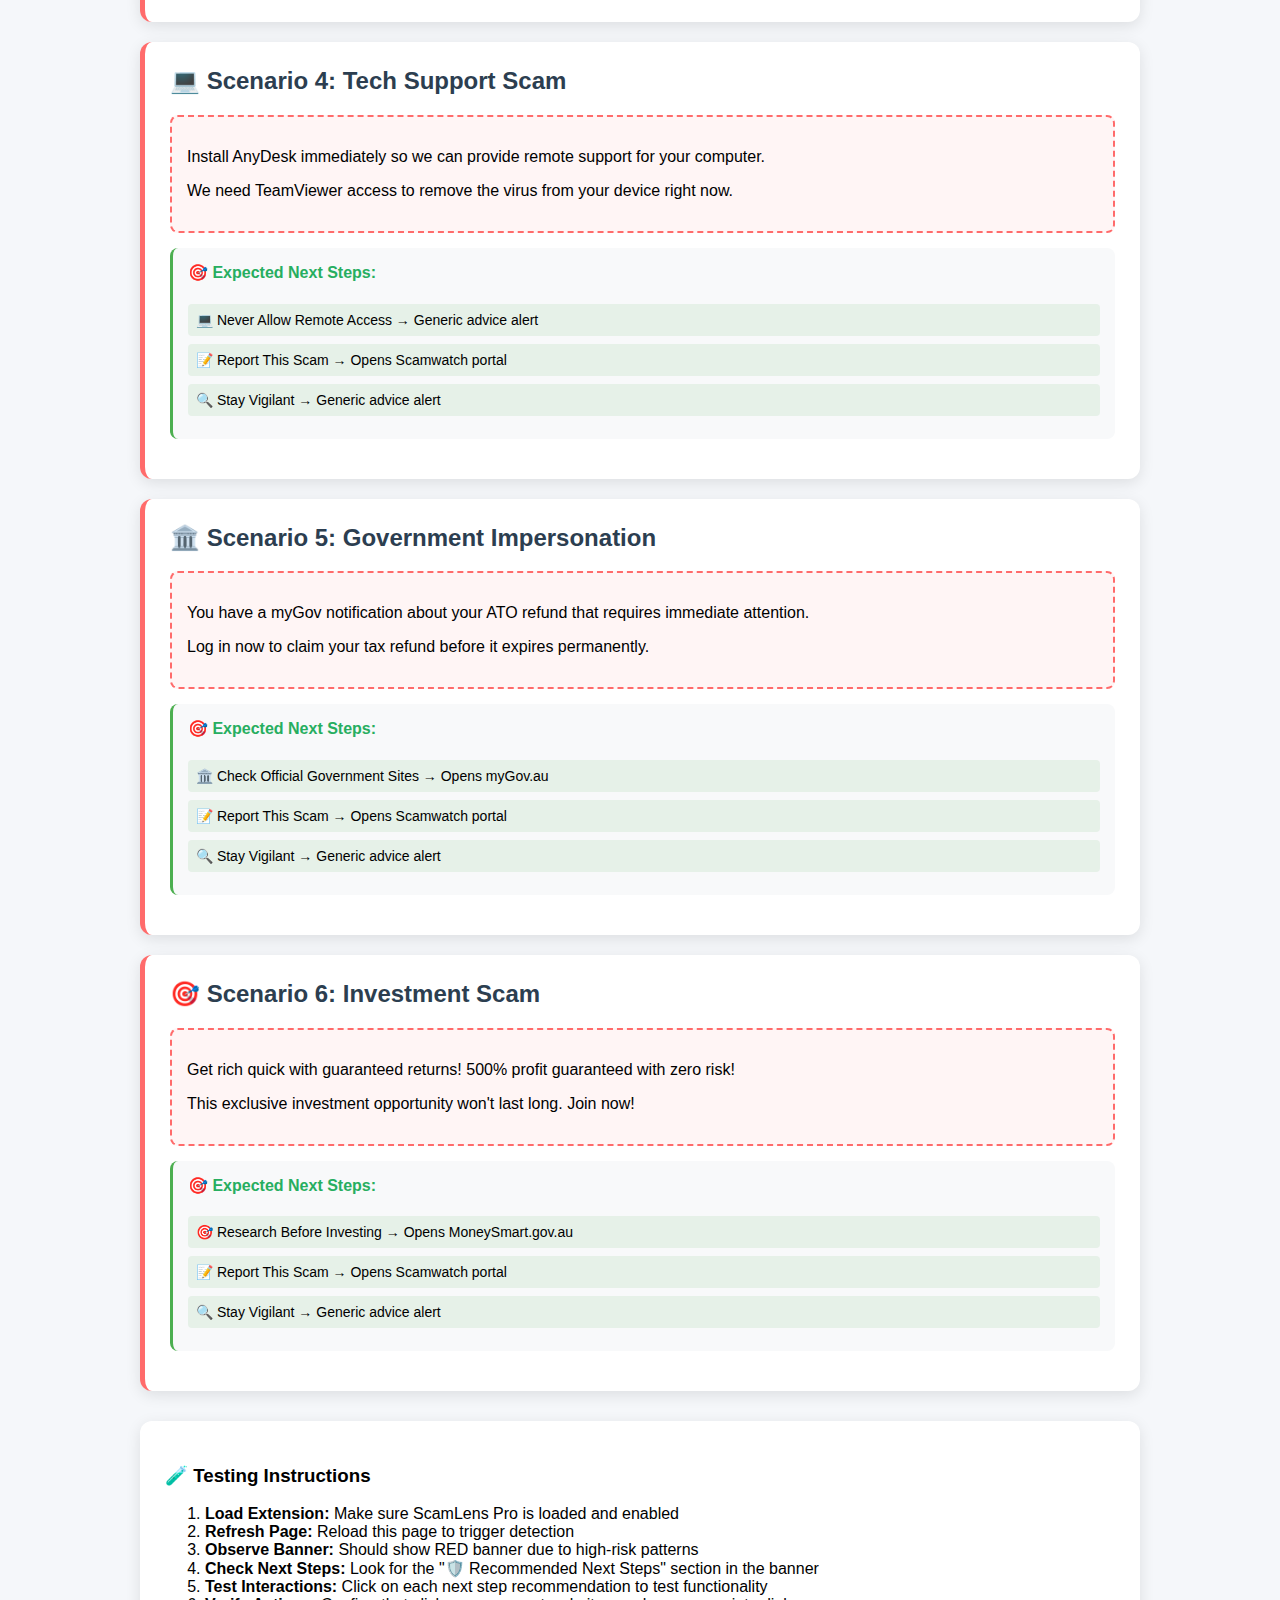
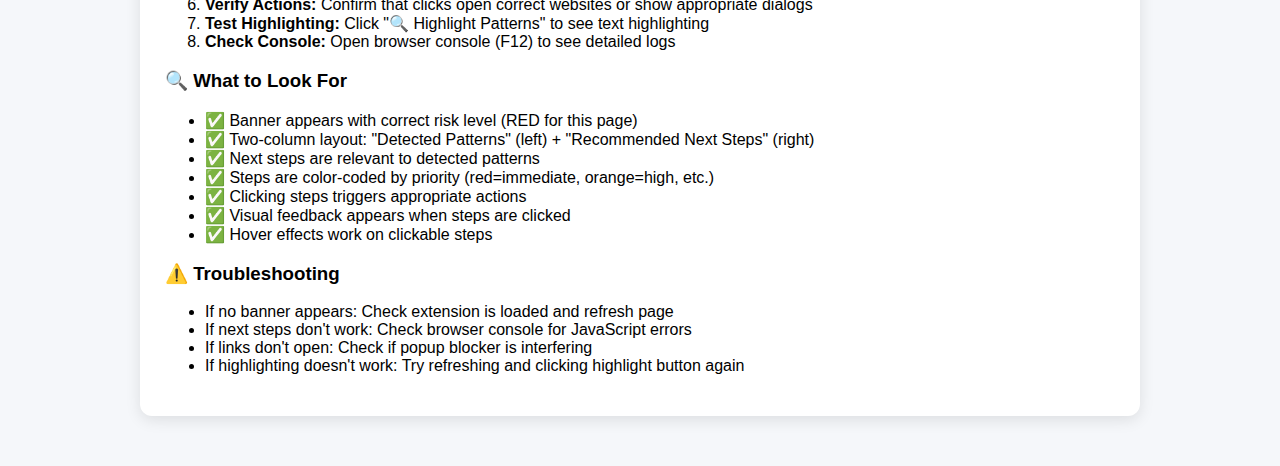
<file: ScamLens/scamlens/next_steps_test.html>
<!DOCTYPE html>
<html lang="en">
<head>
    <meta charset="UTF-8">
    <meta name="viewport" content="width=device-width, initial-scale=1.0">
    <title>ScamLens Pro - Next Steps Testing</title>
    <style>
        body {
            font-family: -apple-system, BlinkMacSystemFont, 'Segoe UI', Roboto, sans-serif;
            max-width: 1000px;
            margin: 0 auto;
            padding: 20px;
            background: #f5f7fa;
        }
        .header {
            background: linear-gradient(135deg, #ff6b6b, #ee5a24);
            color: white;
            padding: 30px;
            border-radius: 15px;
            text-align: center;
            margin-bottom: 30px;
        }
        .test-scenario {
            background: white;
            border-radius: 12px;
            padding: 25px;
            margin: 20px 0;
            box-shadow: 0 4px 15px rgba(0,0,0,0.1);
            border-left: 5px solid #ff6b6b;
        }
        .scenario-title {
            color: #2c3e50;
            margin-top: 0;
            display: flex;
            align-items: center;
            gap: 12px;
        }
        .expected-steps {
            background: #f8f9fa;
            padding: 15px;
            border-radius: 8px;
            margin: 15px 0;
            border-left: 3px solid #4caf50;
        }
        .expected-steps h4 {
            color: #27ae60;
            margin-top: 0;
        }
        .step-item {
            margin: 8px 0;
            padding: 8px;
            background: rgba(76, 175, 80, 0.1);
            border-radius: 4px;
            font-size: 14px;
        }
        .interaction-note {
            background: #e3f2fd;
            padding: 12px;
            border-radius: 6px;
            margin: 10px 0;
            border-left: 3px solid #2196f3;
            font-size: 13px;
        }
        .test-content {
            background: #fff5f5;
            padding: 15px;
            border-radius: 8px;
            margin: 15px 0;
            border: 2px dashed #ff6b6b;
        }
    </style>
</head>
<body>
    <div class="header">
        <h1>🛡️ ScamLens Pro - Next Steps Testing</h1>
        <p>Test the new contextual recommendations and interactive functionality</p>
    </div>

    <div class="test-scenario">
        <h2 class="scenario-title">🚨 Scenario 1: Immediate Threat (High Risk)</h2>
        <div class="test-content">
            <p><strong>URGENT:</strong> Your account will be closed within 24 hours! This is your final warning.</p>
            <p>Legal action will be taken immediately. The police are involved. Act now!</p>
        </div>
        <div class="expected-steps">
            <h4>🎯 Expected Next Steps (Click to Test):</h4>
            <div class="step-item">🚨 STOP - Do Not Proceed → Should show confirmation dialog</div>
            <div class="step-item">🔒 Secure Your Accounts → Should open password manager</div>
            <div class="step-item">📝 Report This Scam → Should open Scamwatch portal</div>
        </div>
        <div class="interaction-note">
            <strong>Test:</strong> Click on each next step recommendation to verify the interactive functionality works correctly.
        </div>
    </div>

    <div class="test-scenario">
        <h2 class="scenario-title">💳 Scenario 2: Payment Scam</h2>
        <div class="test-content">
            <p>Pay immediately with iTunes gift cards or Bitcoin to resolve this urgent matter.</p>
            <p>We cannot accept regular bank transfers. Only gift cards work for immediate processing.</p>
        </div>
        <div class="expected-steps">
            <h4>🎯 Expected Next Steps:</h4>
            <div class="step-item">💳 Verify Payment Instructions → Generic advice alert</div>
            <div class="step-item">📝 Report This Scam → Opens Scamwatch portal</div>
            <div class="step-item">🔍 Stay Vigilant → Generic advice alert</div>
        </div>
    </div>

    <div class="test-scenario">
        <h2 class="scenario-title">🏦 Scenario 3: Banking Scam</h2>
        <div class="test-content">
            <p>Our bank details have changed. Please use the new BSB and account number for all payments.</p>
            <p>Ignore previous payment instructions and update your records immediately.</p>
        </div>
        <div class="expected-steps">
            <h4>🎯 Expected Next Steps:</h4>
            <div class="step-item">🏦 Contact Your Bank → Generic advice alert</div>
            <div class="step-item">💳 Verify Payment Instructions → Generic advice alert</div>
            <div class="step-item">📝 Report This Scam → Opens Scamwatch portal</div>
        </div>
    </div>

    <div class="test-scenario">
        <h2 class="scenario-title">💻 Scenario 4: Tech Support Scam</h2>
        <div class="test-content">
            <p>Install AnyDesk immediately so we can provide remote support for your computer.</p>
            <p>We need TeamViewer access to remove the virus from your device right now.</p>
        </div>
        <div class="expected-steps">
            <h4>🎯 Expected Next Steps:</h4>
            <div class="step-item">💻 Never Allow Remote Access → Generic advice alert</div>
            <div class="step-item">📝 Report This Scam → Opens Scamwatch portal</div>
            <div class="step-item">🔍 Stay Vigilant → Generic advice alert</div>
        </div>
    </div>

    <div class="test-scenario">
        <h2 class="scenario-title">🏛️ Scenario 5: Government Impersonation</h2>
        <div class="test-content">
            <p>You have a myGov notification about your ATO refund that requires immediate attention.</p>
            <p>Log in now to claim your tax refund before it expires permanently.</p>
        </div>
        <div class="expected-steps">
            <h4>🎯 Expected Next Steps:</h4>
            <div class="step-item">🏛️ Check Official Government Sites → Opens myGov.au</div>
            <div class="step-item">📝 Report This Scam → Opens Scamwatch portal</div>
            <div class="step-item">🔍 Stay Vigilant → Generic advice alert</div>
        </div>
    </div>

    <div class="test-scenario">
        <h2 class="scenario-title">🎯 Scenario 6: Investment Scam</h2>
        <div class="test-content">
            <p>Get rich quick with guaranteed returns! 500% profit guaranteed with zero risk!</p>
            <p>This exclusive investment opportunity won't last long. Join now!</p>
        </div>
        <div class="expected-steps">
            <h4>🎯 Expected Next Steps:</h4>
            <div class="step-item">🎯 Research Before Investing → Opens MoneySmart.gov.au</div>
            <div class="step-item">📝 Report This Scam → Opens Scamwatch portal</div>
            <div class="step-item">🔍 Stay Vigilant → Generic advice alert</div>
        </div>
    </div>

    <div style="background: white; padding: 25px; border-radius: 12px; margin: 30px 0; box-shadow: 0 4px 15px rgba(0,0,0,0.1);">
        <h3>🧪 Testing Instructions</h3>
        <ol>
            <li><strong>Load Extension:</strong> Make sure ScamLens Pro is loaded and enabled</li>
            <li><strong>Refresh Page:</strong> Reload this page to trigger detection</li>
            <li><strong>Observe Banner:</strong> Should show RED banner due to high-risk patterns</li>
            <li><strong>Check Next Steps:</strong> Look for the "🛡️ Recommended Next Steps" section in the banner</li>
            <li><strong>Test Interactions:</strong> Click on each next step recommendation to test functionality</li>
            <li><strong>Verify Actions:</strong> Confirm that clicks open correct websites or show appropriate dialogs</li>
            <li><strong>Test Highlighting:</strong> Click "🔍 Highlight Patterns" to see text highlighting</li>
            <li><strong>Check Console:</strong> Open browser console (F12) to see detailed logs</li>
        </ol>

        <h3>🔍 What to Look For</h3>
        <ul>
            <li>✅ Banner appears with correct risk level (RED for this page)</li>
            <li>✅ Two-column layout: "Detected Patterns" (left) + "Recommended Next Steps" (right)</li>
            <li>✅ Next steps are relevant to detected patterns</li>
            <li>✅ Steps are color-coded by priority (red=immediate, orange=high, etc.)</li>
            <li>✅ Clicking steps triggers appropriate actions</li>
            <li>✅ Visual feedback appears when steps are clicked</li>
            <li>✅ Hover effects work on clickable steps</li>
        </ul>

        <h3>⚠️ Troubleshooting</h3>
        <ul>
            <li>If no banner appears: Check extension is loaded and refresh page</li>
            <li>If next steps don't work: Check browser console for JavaScript errors</li>
            <li>If links don't open: Check if popup blocker is interfering</li>
            <li>If highlighting doesn't work: Try refreshing and clicking highlight button again</li>
        </ul>
    </div>

    <script>
        console.log('🧪 Next Steps Test Suite Loaded');
        console.log('🎯 This page tests interactive next step recommendations');
        console.log('📊 Contains multiple high-risk patterns to trigger comprehensive recommendations');
        console.log('⚡ Test the click functionality on each recommended step');
        
        // Log expected patterns for debugging
        console.log('Expected patterns to be detected:');
        console.log('  - urgency_threat: "24 hours", "final warning", "immediately"');
        console.log('  - unusual_payment: "iTunes gift cards", "Bitcoin"');
        console.log('  - bank_details_change: "bank details have changed", "new BSB"');
        console.log('  - remote_access: "AnyDesk", "TeamViewer"');
        console.log('  - tax_bait: "myGov", "ATO refund"');
        console.log('  - investment_too_good: "guaranteed returns", "get rich quick"');
    </script>
</body>
</html>
</file>
<file: scamlensV1/styles.css>
/* ScamLens Modern Styling */

/* Banner Styling */
#scamlens-banner {
  position: fixed;
  top: 0;
  left: 0;
  right: 0;
  z-index: 2147483647;
  padding: 16px 24px;
  font-family: -apple-system, BlinkMacSystemFont, 'Segoe UI', Roboto, sans-serif;
  color: #1a1a1a;
  box-shadow: 0 4px 12px rgba(0, 0, 0, 0.15);
  animation: slideDown 0.3s ease-out;
  backdrop-filter: blur(10px);
  border-bottom: 3px solid;
}

/* Banner Level Colors */
#scamlens-banner[data-level="red"] {
  background: linear-gradient(135deg, #ffebee 0%, #ffcdd2 100%);
  border-color: #f44336;
}

#scamlens-banner[data-level="amber"] {
  background: linear-gradient(135deg, #fff8e1 0%, #ffecb3 100%);
  border-color: #ff9800;
}

#scamlens-banner[data-level="green"] {
  background: linear-gradient(135deg, #e8f5e8 0%, #c8e6c9 100%);
  border-color: #4caf50;
}

/* AI-Enhanced Banner Styling */
#scamlens-ai-banner {
  position: fixed;
  top: 0;
  left: 0;
  right: 0;
  z-index: 2147483647;
  padding: 20px 24px;
  font-family: -apple-system, BlinkMacSystemFont, 'Segoe UI', Roboto, sans-serif;
  color: #1a1a1a;
  box-shadow: 0 4px 20px rgba(0, 0, 0, 0.2);
  animation: slideDown 0.4s ease-out;
  backdrop-filter: blur(15px);
  border-bottom: 4px solid;
}

#scamlens-ai-banner[data-level="red"] {
  background: linear-gradient(135deg, #ffebee 0%, #ffcdd2 100%);
  border-color: #f44336;
}

#scamlens-ai-banner[data-level="amber"] {
  background: linear-gradient(135deg, #fff8e1 0%, #ffecb3 100%);
  border-color: #ff9800;
}

#scamlens-ai-banner[data-level="green"] {
  background: linear-gradient(135deg, #e8f5e8 0%, #c8e6c9 100%);
  border-color: #4caf50;
}

/* AI Banner Header */
#scamlens-ai-banner .banner-header {
  display: flex;
  justify-content: space-between;
  align-items: center;
  margin-bottom: 16px;
  flex-wrap: wrap;
  gap: 16px;
}

#scamlens-ai-banner .banner-title {
  font-size: 20px;
  font-weight: 700;
  margin: 0;
  flex: 1;
  min-width: 250px;
}

#scamlens-ai-banner .ai-confidence {
  background: rgba(255, 255, 255, 0.95);
  padding: 8px 12px;
  border-radius: 20px;
  font-size: 14px;
  font-weight: 600;
  color: #333;
  border: 2px solid rgba(0, 0, 0, 0.1);
  box-shadow: 0 2px 8px rgba(0, 0, 0, 0.1);
}

/* AI Insights Sections */
#scamlens-ai-banner .ai-insights {
  display: grid;
  grid-template-columns: 1fr;
  gap: 16px;
  margin: 16px 0;
}

@media (min-width: 768px) {
  #scamlens-ai-banner .ai-insights {
    grid-template-columns: repeat(3, 1fr);
  }
}

#scamlens-ai-banner .ai-patterns,
#scamlens-ai-banner .ai-explanations,
#scamlens-ai-banner .ai-recommendations {
  background: rgba(255, 255, 255, 0.8);
  padding: 16px;
  border-radius: 8px;
  border-left: 4px solid;
}

#scamlens-ai-banner[data-level="red"] .ai-patterns,
#scamlens-ai-banner[data-level="red"] .ai-explanations,
#scamlens-ai-banner[data-level="red"] .ai-recommendations {
  border-left-color: #f44336;
}

#scamlens-ai-banner[data-level="amber"] .ai-patterns,
#scamlens-ai-banner[data-level="amber"] .ai-explanations,
#scamlens-ai-banner[data-level="amber"] .ai-recommendations {
  border-left-color: #ff9800;
}

#scamlens-ai-banner h3 {
  margin: 0 0 12px 0;
  font-size: 16px;
  font-weight: 600;
  color: #333;
}

/* AI Pattern Items */
#scamlens-ai-banner .ai-pattern {
  display: flex;
  flex-direction: column;
  gap: 4px;
  padding: 8px 0;
  border-bottom: 1px solid rgba(0, 0, 0, 0.1);
}

#scamlens-ai-banner .ai-pattern:last-child {
  border-bottom: none;
}

#scamlens-ai-banner .pattern-source {
  font-weight: 600;
  color: #666;
  font-size: 12px;
}

#scamlens-ai-banner .pattern-text {
  font-size: 14px;
  line-height: 1.4;
}

#scamlens-ai-banner .pattern-similarity {
  font-size: 12px;
  color: #888;
  font-style: italic;
}

/* AI Explanations and Recommendations */
#scamlens-ai-banner .ai-explanation,
#scamlens-ai-banner .ai-recommendation {
  padding: 6px 0;
  font-size: 14px;
  line-height: 1.4;
}

/* AI Banner Actions */
#scamlens-ai-banner .banner-actions {
  display: flex;
  gap: 12px;
  margin-top: 20px;
  flex-wrap: wrap;
}

#scamlens-ai-banner .action-btn {
  padding: 12px 20px;
  border: none;
  border-radius: 8px;
  font-size: 14px;
  font-weight: 600;
  cursor: pointer;
  transition: all 0.2s ease;
  text-decoration: none;
  display: inline-flex;
  align-items: center;
  gap: 8px;
}

#scamlens-ai-banner .btn-primary {
  background: linear-gradient(135deg, #f44336 0%, #d32f2f 100%);
  color: white;
  box-shadow: 0 4px 12px rgba(244, 67, 54, 0.3);
}

#scamlens-ai-banner .btn-primary:hover {
  transform: translateY(-2px);
  box-shadow: 0 6px 16px rgba(244, 67, 54, 0.4);
}

#scamlens-ai-banner .btn-secondary {
  background: rgba(255, 255, 255, 0.9);
  color: #333;
  border: 2px solid rgba(0, 0, 0, 0.1);
}

#scamlens-ai-banner .btn-secondary:hover {
  background: rgba(255, 255, 255, 1);
  border-color: rgba(0, 0, 0, 0.2);
  transform: translateY(-1px);
}

/* Banner Content */
#scamlens-banner .banner-header {
  display: flex;
  justify-content: space-between;
  align-items: center;
  margin-bottom: 12px;
  flex-wrap: wrap;
  gap: 12px;
}

#scamlens-banner .banner-title {
  font-size: 18px;
  font-weight: 600;
  margin: 0;
  flex: 1;
  min-width: 200px;
}

#scamlens-banner .confidence-score {
  background: rgba(255, 255, 255, 0.9);
  padding: 4px 8px;
  border-radius: 12px;
  font-size: 12px;
  font-weight: 500;
  color: #333;
  border: 1px solid rgba(0, 0, 0, 0.1);
}

#scamlens-banner .banner-close {
  background: none;
  border: none;
  font-size: 20px;
  cursor: pointer;
  padding: 4px 8px;
  border-radius: 4px;
  transition: background-color 0.2s;
  color: #666;
  flex-shrink: 0;
}

#scamlens-banner .banner-close:hover {
  background-color: rgba(0, 0, 0, 0.1);
}

/* Scam Signal List */
#scamlens-banner .scam-signals {
  margin: 12px 0;
}

#scamlens-banner .scam-signal {
  background: rgba(255, 255, 255, 0.7);
  padding: 8px 12px;
  margin: 6px 0;
  border-radius: 6px;
  border-left: 4px solid;
  font-size: 14px;
  line-height: 1.4;
}

#scamlens-banner[data-level="red"] .scam-signal {
  border-left-color: #f44336;
}

#scamlens-banner[data-level="amber"] .scam-signal {
  border-left-color: #ff9800;
}

/* Action Buttons */
#scamlens-banner .banner-actions {
  display: flex;
  gap: 12px;
  margin-top: 16px;
  flex-wrap: wrap;
}

#scamlens-banner .action-btn {
  padding: 8px 16px;
  border: none;
  border-radius: 6px;
  font-size: 14px;
  font-weight: 500;
  cursor: pointer;
  transition: all 0.2s;
  text-decoration: none;
  display: inline-flex;
  align-items: center;
  gap: 6px;
}

#scamlens-banner .btn-primary {
  background: #1976d2;
  color: white;
}

#scamlens-banner .btn-primary:hover {
  background: #1565c0;
  transform: translateY(-1px);
}

#scamlens-banner .btn-secondary {
  background: rgba(255, 255, 255, 0.8);
  color: #333;
  border: 1px solid rgba(0, 0, 0, 0.1);
}

#scamlens-banner .btn-secondary:hover {
  background: rgba(255, 255, 255, 1);
  transform: translateY(-1px);
}

/* Popup Styling */
.scamlens-popup {
  min-width: 320px;
  padding: 20px;
  font-family: -apple-system, BlinkMacSystemFont, 'Segoe UI', Roboto, sans-serif;
}

.scamlens-popup h3 {
  margin: 0 0 16px 0;
  color: #1976d2;
  font-size: 20px;
  font-weight: 600;
}

.scamlens-popup .status-info {
  background: #f5f5f5;
  padding: 12px;
  border-radius: 6px;
  margin-bottom: 16px;
  font-size: 13px;
  color: #666;
}

.scamlens-popup .btn-group {
  display: flex;
  gap: 8px;
  flex-direction: column;
}

.scamlens-popup button {
  padding: 10px 16px;
  border: none;
  border-radius: 6px;
  font-size: 14px;
  font-weight: 500;
  cursor: pointer;
  transition: all 0.2s;
  background: #1976d2;
  color: white;
}

.scamlens-popup button:hover {
  background: #1565c0;
  transform: translateY(-1px);
}

.scamlens-popup button.secondary {
  background: #f5f5f5;
  color: #333;
  border: 1px solid #ddd;
}

.scamlens-popup button.secondary:hover {
  background: #e0e0e0;
}

/* Service Status Section */
.services-status {
  margin: 16px 0;
  padding: 12px;
  background: #f8f9fa;
  border-radius: 8px;
  border: 1px solid #e9ecef;
}

.services-status h4 {
  margin: 0 0 12px 0;
  font-size: 14px;
  font-weight: 600;
  color: #495057;
}

.service-item {
  display: flex;
  justify-content: space-between;
  align-items: center;
  padding: 6px 0;
  border-bottom: 1px solid #e9ecef;
  font-size: 12px;
}

.service-item:last-child {
  border-bottom: none;
}

.service-name {
  font-weight: 500;
  color: #495057;
}

.service-status {
  font-weight: 600;
  padding: 2px 6px;
  border-radius: 4px;
  font-size: 11px;
}

.service-status.active {
  background: #d4edda;
  color: #155724;
}

.service-status.warning {
  background: #fff3cd;
  color: #856404;
}

.service-status.error {
  background: #f8d7da;
  color: #721c24;
}

.service-status.checking {
  background: #d1ecf1;
  color: #0c5460;
}

/* Animations */
@keyframes slideDown {
  from {
    transform: translateY(-100%);
    opacity: 0;
  }
  to {
    transform: translateY(0);
    opacity: 1;
  }
}

/* Responsive Design */
@media (max-width: 768px) {
  #scamlens-banner {
    padding: 12px 16px;
  }
  
  #scamlens-banner .banner-header {
    flex-direction: column;
    align-items: flex-start;
  }
  
  #scamlens-banner .banner-title {
    font-size: 16px;
    min-width: auto;
  }
  
  #scamlens-banner .confidence-score {
    align-self: flex-end;
  }
  
  #scamlens-banner .banner-actions {
    flex-direction: column;
  }
  
  #scamlens-banner .action-btn {
    width: 100%;
    justify-content: center;
  }
}

/* Loading States */
.scamlens-loading {
  opacity: 0.7;
  pointer-events: none;
}

.scamlens-loading::after {
  content: '';
  position: absolute;
  top: 50%;
  left: 50%;
  width: 20px;
  height: 20px;
  margin: -10px 0 0 -10px;
  border: 2px solid #f3f3f3;
  border-top: 2px solid #1976d2;
  border-radius: 50%;
  animation: spin 1s linear infinite;
}

@keyframes spin {
  0% { transform: rotate(0deg); }
  100% { transform: rotate(360deg); }
}
</file>
